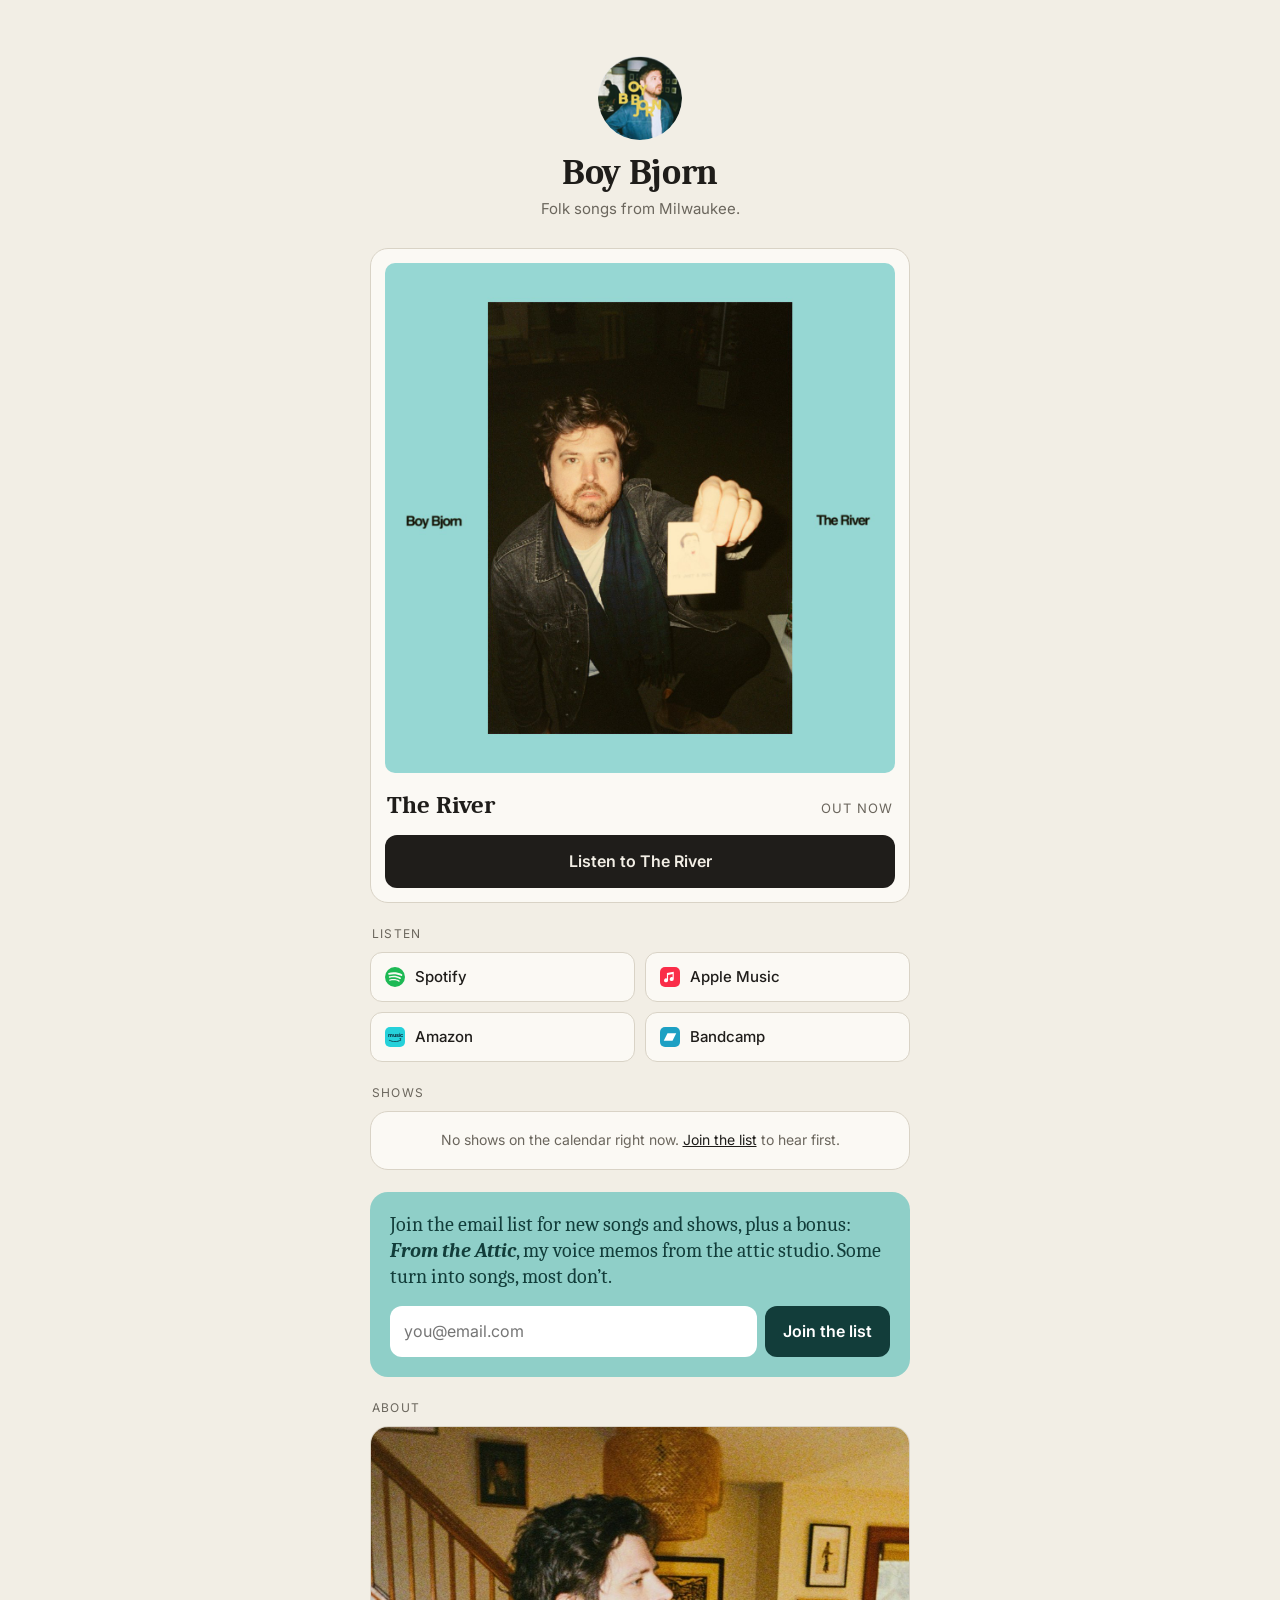
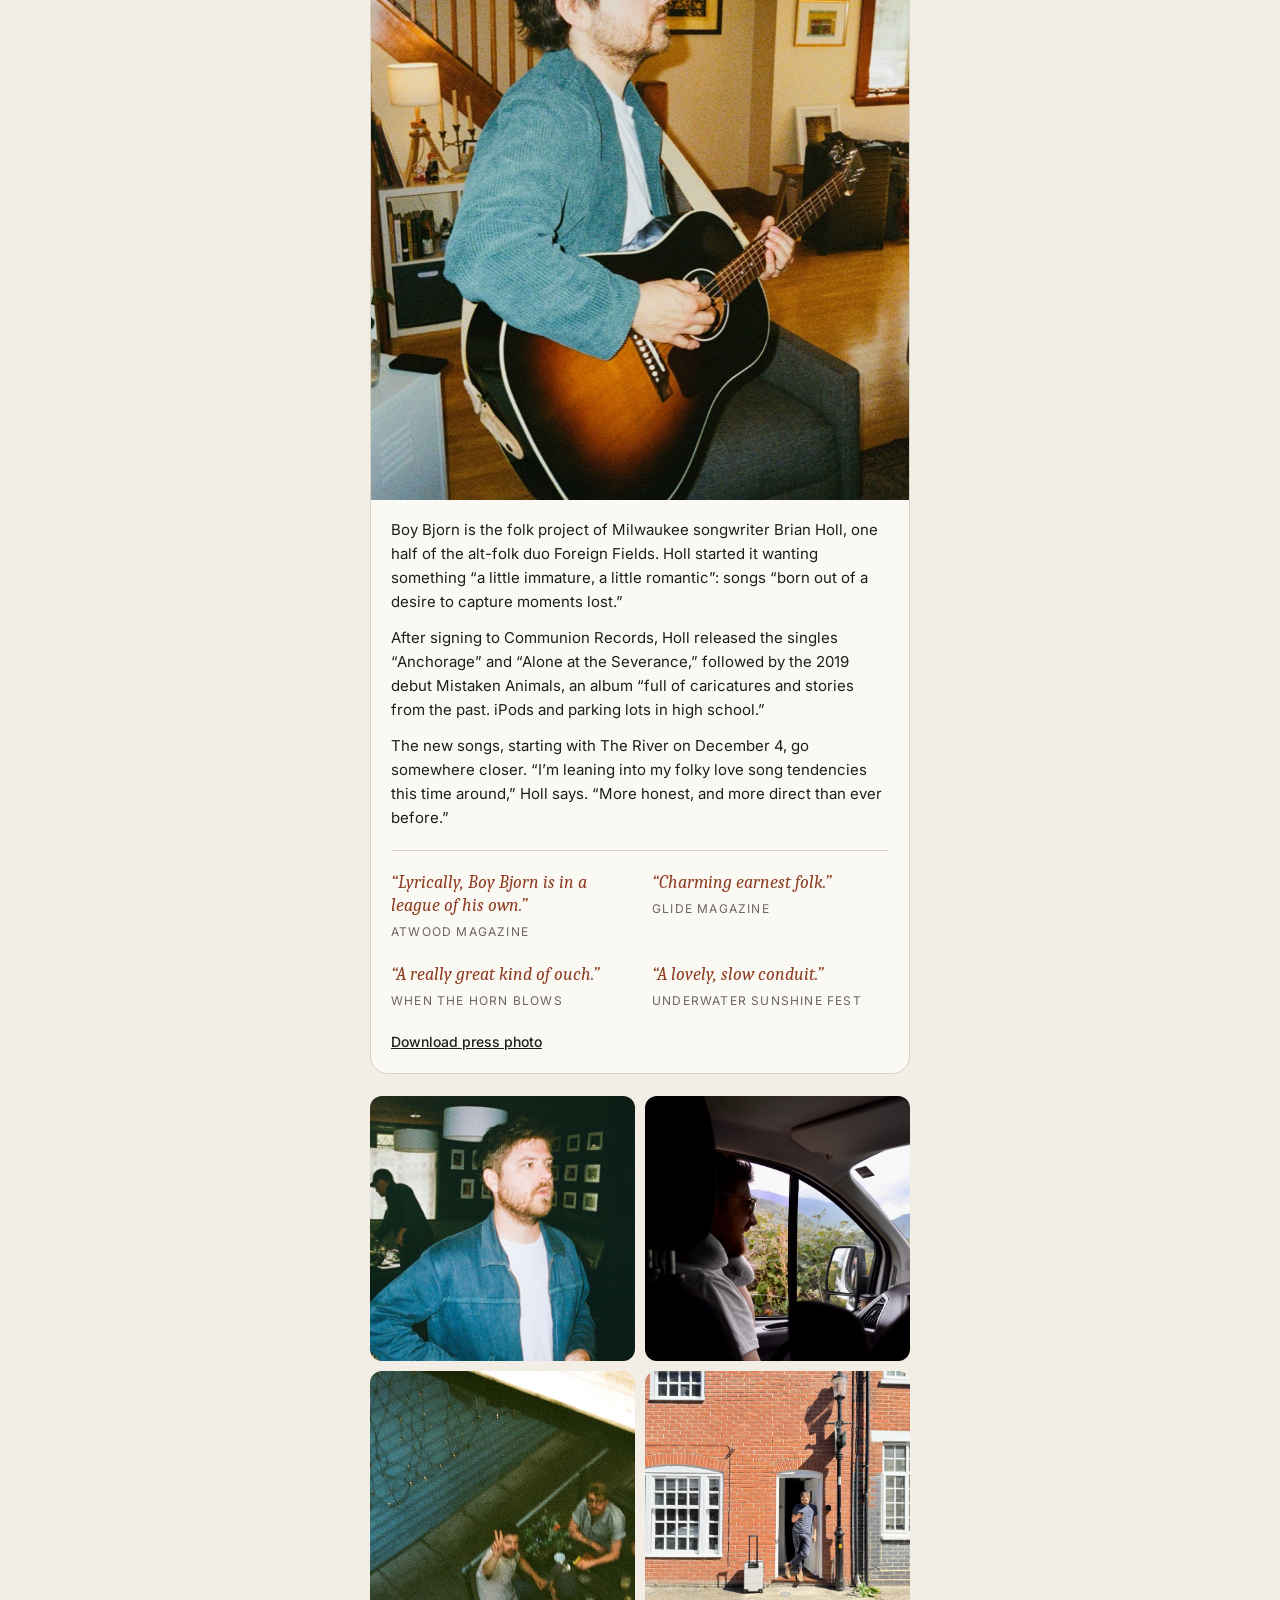
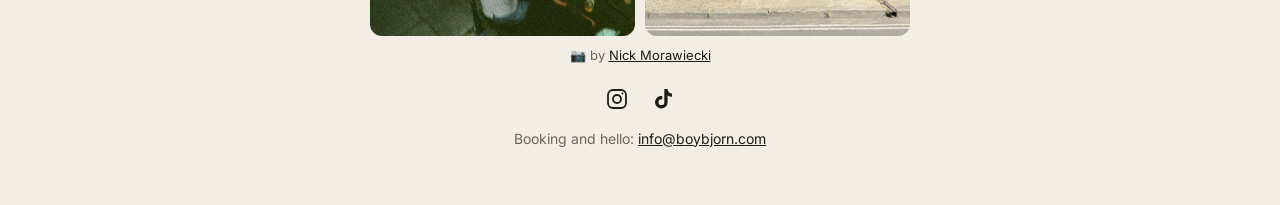
<file: index.html>
<!doctype html>
<html lang="en">
<head>
<meta charset="utf-8">
<meta name="viewport" content="width=device-width, initial-scale=1">
<title>Boy Bjorn</title>
<meta name="description" content="Folk songs from Milwaukee. New song The River, out December 4.">
<meta property="og:title" content="Boy Bjorn">
<meta property="og:description" content="Folk songs from Milwaukee. The River, out December 4.">
<meta property="og:image" content="https://boybjorn.com/cover.jpg">
<meta property="og:url" content="https://boybjorn.com">
<meta name="twitter:card" content="summary_large_image">
<link rel="icon" href="favicon.svg" type="image/svg+xml">
<link rel="icon" href="favicon-32.png" type="image/png" sizes="32x32">
<link rel="apple-touch-icon" href="apple-touch-icon.png">
<meta name="theme-color" content="#f2eee5">
<link rel="preconnect" href="https://fonts.googleapis.com">
<link rel="preconnect" href="https://fonts.gstatic.com" crossorigin>
<link href="https://fonts.googleapis.com/css2?family=Caladea:ital,wght@0,400;0,700;1,400&family=Inter:wght@400;500;600&display=swap" rel="stylesheet">
<link rel="stylesheet" href="/radio.css">
<style>
  :root{
    --paper:#f2eee5; --ink:#1f1d1a; --soft:#6b665d; --line:#d9d3c6;
    --river:#8fcfc8; --river-ink:#123d3a; --card:#fbf9f4; --quote:#8e3d22;
  }
  *{box-sizing:border-box;margin:0;padding:0}
  html{-webkit-text-size-adjust:100%}
  body{background:var(--paper);color:var(--ink);font-family:Inter,system-ui,-apple-system,sans-serif;line-height:1.45;min-height:100vh;display:flex;justify-content:center}
  main{width:100%;max-width:580px;padding:40px 20px 56px}
  @media (min-width:600px){ main{padding-top:56px} }
  header{text-align:center;margin-bottom:28px}
  .avatar{width:84px;height:84px;border-radius:50%;object-fit:cover;display:block;margin:0 auto 14px;background:var(--line)}
  h1{font-family:Caladea,Georgia,serif;font-weight:700;font-size:36px;letter-spacing:-.01em;line-height:1.05}
  .tag{color:var(--soft);font-size:15px;margin-top:6px}

  .feature{background:var(--card);border:1px solid var(--line);border-radius:18px;padding:14px;margin-bottom:22px}
  .cover{width:100%;aspect-ratio:1/1;border-radius:10px;object-fit:cover;display:block;background:var(--river)}
  .cover-fallback{width:100%;aspect-ratio:1/1;border-radius:10px;background:var(--river);display:none;align-items:center;justify-content:center;font-family:Caladea,Georgia,serif;font-size:40px;color:var(--river-ink)}
  .meta{display:flex;justify-content:space-between;align-items:baseline;margin:14px 2px 12px}
  .meta h2{font-family:Caladea,Georgia,serif;font-weight:700;font-size:25px}
  .meta span{font-size:13px;color:var(--soft);text-transform:uppercase;letter-spacing:.08em}
  .btn{display:flex;align-items:center;justify-content:center;gap:10px;width:100%;padding:15px 18px;border-radius:12px;text-decoration:none;font-weight:600;font-size:16px;transition:transform .08s ease, opacity .15s}
  .btn:active{transform:scale(.985)}
  .primary{background:var(--ink);color:var(--paper)}
  .primary:hover{opacity:.9}


  .label{font-size:12px;text-transform:uppercase;letter-spacing:.1em;color:var(--soft);margin:0 2px 10px}
  .grid{display:grid;grid-template-columns:1fr 1fr;gap:10px;margin-bottom:22px}
  .chip{display:flex;align-items:center;gap:10px;padding:13px 14px;border:1px solid var(--line);background:var(--card);border-radius:12px;color:var(--ink);text-decoration:none;font-weight:500;font-size:15px}
  .chip:hover{border-color:var(--ink)}
  .chip svg{width:20px;height:20px;flex:none}

  .list{background:var(--river);color:var(--river-ink);border-radius:18px;padding:20px;margin-bottom:22px}
  .list h3{font-family:Caladea,Georgia,serif;font-weight:700;font-size:22px;line-height:1.15;margin-bottom:4px}
  .list p{font-size:14px;margin-bottom:14px;opacity:.85}
  .list .lead{font-family:Caladea,Georgia,serif;font-size:20px;line-height:1.3;opacity:1;margin-bottom:16px}
  .list .lead em{font-style:italic;font-weight:700}
  .list .btn{background:var(--river-ink);color:#fff}

  .section{margin-bottom:22px}

  .video{position:relative;display:block;width:100%;aspect-ratio:16/9;border:0;padding:0;border-radius:14px;overflow:hidden;background:var(--ink);cursor:pointer}
  .video img{width:100%;height:100%;object-fit:cover;display:block;opacity:.88}
  .video .play{position:absolute;inset:0;margin:auto;width:66px;height:46px;border-radius:14px;background:rgba(31,29,26,.82);display:flex;align-items:center;justify-content:center}
  .video:hover .play{background:var(--ink)}
  .video iframe{width:100%;height:100%;border:0;display:block}

  .shows{background:var(--card);border:1px solid var(--line);border-radius:18px;overflow:hidden}
  .show{display:flex;align-items:center;gap:14px;padding:14px 16px;border-top:1px solid var(--line)}
  .show:first-child{border-top:0}
  .date{flex:none;width:44px;text-align:center;line-height:1}
  .date .m{display:block;font-size:11px;font-weight:600;text-transform:uppercase;letter-spacing:.1em;color:var(--soft);margin-bottom:5px}
  .date .d{display:block;font-family:Caladea,Georgia,serif;font-weight:700;font-size:26px}
  .where{flex:1;min-width:0}
  .where b{display:block;font-weight:600;font-size:15px;line-height:1.3;overflow-wrap:anywhere}
  .where span{display:block;font-size:13px;color:var(--soft);margin-top:2px}
  .tix{flex:none;font-size:13px;font-weight:600;padding:8px 13px;border-radius:999px;border:1px solid var(--ink);color:var(--ink);text-decoration:none}
  .tix:hover{background:var(--ink);color:var(--paper)}
  .tix.off{border-color:var(--line);color:var(--soft)}
  .empty{padding:18px 16px;font-size:14px;color:var(--soft);text-align:center}
  .empty a{color:var(--ink)}

  .merch{display:grid;grid-template-columns:1fr 1fr;gap:10px}
  .item{display:block;background:var(--card);border:1px solid var(--line);border-radius:12px;padding:8px 8px 10px;text-decoration:none;color:var(--ink)}
  .item:hover{border-color:var(--ink)}
  .item img{width:100%;aspect-ratio:1/1;object-fit:cover;border-radius:8px;display:block;background:var(--line)}
  .item b{display:block;font-weight:500;font-size:14px;margin:9px 2px 0}
  .item span{display:block;font-size:13px;color:var(--soft);margin:1px 2px 0}
  .more{display:block;text-align:center;font-size:14px;font-weight:500;color:var(--ink);margin-top:12px}

  .signup{display:flex;gap:8px}
  .signup input[type=email]{flex:1;min-width:0;padding:14px;border:0;border-radius:12px;background:#fff;color:var(--ink);font:inherit;font-size:16px}
  .signup input[type=email]:focus{outline:2px solid var(--river-ink);outline-offset:1px}
  .list .signup .btn{width:auto;flex:none;border:0;cursor:pointer;font-family:inherit}
  .list .signup .btn:disabled{opacity:.6;cursor:default}
  .hp,.sr{position:absolute!important;width:1px;height:1px;overflow:hidden;clip:rect(0 0 0 0);white-space:nowrap}
  .list .form-msg{font-size:15px;font-weight:600;margin:10px 0 0;opacity:1}
  .list .form-msg a{color:inherit}
  .list form.hidden + .form-msg{margin-top:0}

  .about{background:var(--card);border:1px solid var(--line);border-radius:18px;padding:20px}
  .about p{font-size:15px;line-height:1.6}
  #bio p + p{margin-top:12px}
  .about-photo{display:block;width:calc(100% + 40px);margin:-20px -20px 18px;aspect-ratio:4/5;object-fit:cover;object-position:center 30%;border-radius:17px 17px 0 0;background:var(--line)}
  .photos{display:grid;grid-template-columns:1fr 1fr;gap:10px}
  .photo{display:block;border-radius:12px;overflow:hidden;background:var(--line)}
  .photo img{display:block;width:100%;aspect-ratio:1/1;object-fit:cover;transition:transform .3s ease}
  .photo:hover img{transform:scale(1.03)}
  .credit{font-size:13px;color:var(--soft);text-align:center;margin-top:10px}
  .credit a{color:var(--ink)}
  .quotes{display:grid;grid-template-columns:1fr 1fr;align-items:start;gap:22px 24px;margin-top:20px;padding-top:20px;border-top:1px solid var(--line)}
  .quotes:empty{display:none}
  .about .quotes + a{margin-top:22px}
  blockquote p{font-family:Caladea,Georgia,serif;font-style:italic;font-size:18px!important;line-height:1.3!important;color:var(--quote)}
  @media (max-width:420px){ .quotes{gap:16px 14px} blockquote p{font-size:16px!important} }
  blockquote cite{display:block;font-style:normal;font-size:12px;text-transform:uppercase;letter-spacing:.1em;color:var(--soft);margin-top:6px}
  .about a{display:inline-block;margin-top:12px;font-size:14px;font-weight:500;color:var(--ink)}

  footer{text-align:center}
  .social{display:flex;justify-content:center;gap:22px;margin:6px 0 18px}
  .social a{color:var(--ink);display:inline-flex}
  .social svg{width:24px;height:24px}
  .mail{font-size:14px;color:var(--soft)}
  .mail a{color:var(--ink)}
  .hidden{display:none!important}
</style>

<!-- Meta pixel: paste the Pixel ID from Events Manager into PIXEL_ID below. Leave empty to turn tracking off. -->
<script>
  window.BB = {
    PIXEL_ID: "514979485964352",
    RELEASE: "2026-12-04T00:00:00-06:00",
    LINKS: {
      presave:  "https://distrokid.com/hyperfollow/boybjorn/the-river", // DistroKid HyperFollow link for The River
      river:    "#",                                   // Spotify link to The River (live on Dec 4)
      spotify:  "https://open.spotify.com/artist/2qfpz8vJJMRopufkA7RjOU",
      apple:    "https://music.apple.com/us/artist/boy-bjorn/1254162109",
      amazon:   "https://music.amazon.com/artists/B073SJ7P5S/boy-bjorn",
      bandcamp: "https://boybjorn.bandcamp.com",
      youtube:  "",                                    // add once the channel exists
      instagram:"https://www.instagram.com/boybjorn",
      tiktok:   "https://www.tiktok.com/@boy.bjorn?_r=1&_t=ZP-9BSiq63QbSZ",
      email:    "info@boybjorn.com",
      store:    ""                                     // merch store, e.g. https://boybjorn.bandcamp.com/merch
    },

    // Shows: one line per show, any order. Past dates drop off on their own.
    // { date: "2026-12-12", venue: "Cactus Club", city: "Milwaukee, WI", tickets: "https://...", note: "w/ Friend Band", soldout: false },
    SHOWS: [
    ],

    // Merch cards (link to the item in your store). Leave empty to hide the section.
    // { name: "The River tee", price: "$25", image: "https://f4.bcbits.com/img/....jpg", url: "https://boybjorn.bandcamp.com/merch/..." },
    MERCH: [
    ],

    // Boy Bjorn Radio: plays a 1-minute preview of The River first (until release day), then shuffled previews of every released song
    RADIO: { preview: "/audio/the-river-preview.m4a", appleArtistId: "1254162109" },
    VIDEO: "",        // YouTube link for a video to feature, e.g. https://www.youtube.com/watch?v=XXXXXXXXXXX
    // About: one string per paragraph. Leave empty [] to hide the section.
    BIO: [
      "Boy Bjorn is the folk project of Milwaukee songwriter Brian Holl, one half of the alt-folk duo Foreign Fields. Holl started it wanting something “a little immature, a little romantic”: songs “born out of a desire to capture moments lost.”",
      "After signing to Communion Records, Holl released the singles “Anchorage” and “Alone at the Severance,” followed by the 2019 debut Mistaken Animals, an album “full of caricatures and stories from the past. iPods and parking lots in high school.”",
      "The new songs, starting with The River on December 4, go somewhere closer. “I’m leaning into my folky love song tendencies this time around,” Holl says. “More honest, and more direct than ever before.”"
    ],
    // Press quotes shown under the bio
    PRESS: [
      { quote: "Lyrically, Boy Bjorn is in a league of his own.", source: "Atwood Magazine" },
      { quote: "Charming earnest folk.", source: "Glide Magazine" },
      { quote: "A really great kind of ouch.", source: "When the Horn Blows" },
      { quote: "A lovely, slow conduit.", source: "Underwater Sunshine Fest" }
    ],
    ABOUT_PHOTO: "guitar.jpg",
    // Photo grid under About. pos = which part to keep when cropped square (e.g. "left", "center", "30% 50%")
    PHOTOS: [
      { src: "denim.jpg", alt: "Brian Holl in a denim jacket", pos: "58% 50%" },
      { src: "van.jpg",   alt: "On the road in the van",        pos: "left" },
      { src: "film.jpg",  alt: "Waving from a patio table",     pos: "center" },
      { src: "street.jpg",alt: "In a doorway on a brick street",pos: "center 60%" }
    ],
    PRESS_PHOTO: "press-photo.jpg"   // high-res press photo for venues and blogs
  };
  if (BB.PIXEL_ID) {
    !function(f,b,e,v,n,t,s){if(f.fbq)return;n=f.fbq=function(){n.callMethod?n.callMethod.apply(n,arguments):n.queue.push(arguments)};if(!f._fbq)f._fbq=n;n.push=n;n.loaded=!0;n.version='2.0';n.queue=[];t=b.createElement(e);t.async=!0;t.src=v;s=b.getElementsByTagName(e)[0];s.parentNode.insertBefore(t,s)}(window,document,'script','https://connect.facebook.net/en_US/fbevents.js');
    fbq('init', BB.PIXEL_ID); fbq('track', 'PageView');
  }
</script>
</head>
<body>
<main>
  <header>
    <img class="avatar" src="photo.jpg" alt="Boy Bjorn" onerror="this.style.visibility='hidden'">
    <h1>Boy Bjorn</h1>
    <p class="tag">Folk songs from Milwaukee.</p>
  </header>

  <section class="feature">
    <img class="cover" src="cover.jpg" alt="The River cover art" onerror="this.style.display='none';this.nextElementSibling.style.display='flex'">
    <div class="cover-fallback">The River</div>
    <div class="meta">
      <h2>The River</h2>
      <span id="status">Out Dec 4</span>
    </div>
    <a id="main-btn" class="btn primary" data-track="presave" href="#">Pre-save on Spotify</a>
  </section>

  <section class="radio hidden" id="radio" aria-label="Boy Bjorn Radio"></section>

  <section class="section hidden" id="video-wrap">
    <p class="label">Watch</p>
    <div id="video"></div>
  </section>

  <p class="label">Listen</p>
  <div class="grid" id="listen">
    <a class="chip" data-key="spotify" data-track="spotify">
      <svg viewBox="0 0 24 24" fill="#1DB954"><path d="M12 0a12 12 0 1 0 0 24 12 12 0 0 0 0-24zm5.5 17.3a.75.75 0 0 1-1 .25c-2.8-1.7-6.3-2.1-10.5-1.1a.75.75 0 1 1-.33-1.46c4.6-1.05 8.5-.6 11.6 1.3.36.22.47.69.25 1zm1.47-3.27a.94.94 0 0 1-1.29.31c-3.2-1.97-8.08-2.54-11.87-1.39a.94.94 0 1 1-.54-1.8c4.33-1.31 9.71-.68 13.4 1.59.44.27.58.85.3 1.29zm.13-3.4C15.24 8.34 8.88 8.13 5.2 9.25a1.12 1.12 0 1 1-.65-2.15c4.22-1.28 11.24-1.03 15.67 1.6a1.12 1.12 0 1 1-1.14 1.93z"/></svg>Spotify</a>
    <a class="chip" data-key="apple" data-track="apple">
      <svg viewBox="0 0 24 24"><rect width="24" height="24" rx="6" fill="#FA2D48"/><path fill="#fff" d="M16.5 5.6v8.9a2.4 2.4 0 1 1-1.4-2.2V8.4l-5.4 1.2v6.3a2.4 2.4 0 1 1-1.4-2.2V7.1z"/></svg>Apple Music</a>
    <a class="chip" data-key="amazon" data-track="amazon">
      <svg viewBox="0 0 24 24"><rect width="24" height="24" rx="6" fill="#25D1DA"/><path fill="#0b2a3a" d="M5 15.2c3.9 2.3 9.6 2.4 14 0l.5.8c-4.6 2.8-10.6 2.6-15 0zm11.9-1.4 2.5-.3-.2 2.4-.7-.9z"/><text x="12" y="12" font-family="Inter,Arial" font-size="6.5" font-weight="700" text-anchor="middle" fill="#0b2a3a">music</text></svg>Amazon</a>
    <a class="chip" data-key="bandcamp" data-track="bandcamp">
      <svg viewBox="0 0 24 24"><rect width="24" height="24" rx="6" fill="#1DA0C3"/><path fill="#fff" d="M4.5 16.5 9 7.5h10.5L15 16.5z"/></svg>Bandcamp</a>
    <a class="chip" data-key="youtube" data-track="youtube">
      <svg viewBox="0 0 24 24"><rect y="4" width="24" height="16" rx="5" fill="#FF0000"/><path fill="#fff" d="M10 8.5v7l6-3.5z"/></svg>YouTube</a>
  </div>

  <section class="section" id="shows-wrap">
    <p class="label">Shows</p>
    <div class="shows" id="shows"></div>
  </section>

  <section class="section hidden" id="merch-wrap">
    <p class="label">Merch</p>
    <div class="merch" id="merch"></div>
    <a class="more hidden" id="merch-more" data-track="merch-store">Shop all merch</a>
  </section>

  <section class="list" id="list">
    <p class="lead">Join the email list for new songs and shows, plus a bonus: <em>From the Attic</em>, my voice memos from the attic studio. Some turn into songs, most don’t.</p>
    <form class="signup" action="https://app.kit.com/forms/10198948/subscriptions" method="post">
      <p class="hp"><label>Leave this empty <input name="company" tabindex="-1" autocomplete="off"></label></p>
      <label class="sr" for="list-email">Email address</label>
      <input id="list-email" type="email" name="email_address" placeholder="you@email.com" autocomplete="email" required>
      <button class="btn" type="submit">Join the list</button>
    </form>
    <p class="form-msg hidden" id="form-msg" role="status"></p>
  </section>

  <section class="section hidden" id="about-wrap">
    <p class="label">About</p>
    <div class="about">
      <img class="about-photo hidden" id="about-photo" alt="Brian Holl playing acoustic guitar at home" loading="lazy">
      <div id="bio"></div>
      <div class="quotes" id="quotes"></div>
      <a id="press" class="hidden" data-track="press-photo">Download press photo</a>
    </div>
  </section>

  <section class="section hidden" id="photos-wrap" aria-label="Photos">
    <div class="photos" id="photos"></div>
    <p class="credit">📷 by <a href="https://www.nickmorawiecki.com" target="_blank" rel="noopener">Nick Morawiecki</a></p>
  </section>

  <footer>
    <div class="social">
      <a data-key="instagram" aria-label="Instagram"><svg viewBox="0 0 24 24" fill="none" stroke="currentColor" stroke-width="1.8"><rect x="3" y="3" width="18" height="18" rx="5"/><circle cx="12" cy="12" r="4"/><circle cx="17.5" cy="6.5" r="1" fill="currentColor" stroke="none"/></svg></a>
      <a data-key="tiktok" aria-label="TikTok"><svg viewBox="0 0 24 24" fill="currentColor"><path d="M16.6 2h-3.3v13.2a2.9 2.9 0 1 1-2.9-2.9c.3 0 .6 0 .9.1V9a6.3 6.3 0 1 0 5.3 6.2V8.4a7.6 7.6 0 0 0 4.4 1.4V6.5A4.4 4.4 0 0 1 16.6 2z"/></svg></a>
      <a data-key="youtube" aria-label="YouTube"><svg viewBox="0 0 24 24" fill="currentColor"><path d="M23 7.2a3 3 0 0 0-2.1-2.1C19 4.6 12 4.6 12 4.6s-7 0-8.9.5A3 3 0 0 0 1 7.2 31 31 0 0 0 .5 12a31 31 0 0 0 .5 4.8 3 3 0 0 0 2.1 2.1c1.9.5 8.9.5 8.9.5s7 0 8.9-.5a3 3 0 0 0 2.1-2.1 31 31 0 0 0 .5-4.8 31 31 0 0 0-.5-4.8zM9.7 15.1V8.9l5.8 3.1z"/></svg></a>
    </div>
    <p class="mail">Booking and hello: <a id="mail-link" href="#"></a></p>
  </footer>
</main>

<script>
(function(){
  var L = BB.LINKS, out = new Date() >= new Date(BB.RELEASE);
  // Main button: pre-save before release, listen after
  var main = document.getElementById('main-btn');
  if (out) {
    main.textContent = 'Listen to The River';
    main.href = (L.river && L.river !== '#') ? L.river : L.spotify;
    main.dataset.track = 'river';
    document.getElementById('status').textContent = 'Out now';
  } else {
    main.href = (L.presave && L.presave !== '#') ? L.presave : L.spotify;
  }
  // Fill links, hide any that are empty
  document.querySelectorAll('[data-key]').forEach(function(a){
    var url = L[a.dataset.key];
    if (!url) { a.classList.add('hidden'); return; }
    a.href = url; a.target = '_blank'; a.rel = 'noopener';
  });
  var mail = document.getElementById('mail-link');
  mail.href = 'mailto:' + L.email; mail.textContent = L.email;

  function el(tag, cls, text){ var e = document.createElement(tag); if (cls) e.className = cls; if (text != null) e.textContent = text; return e; }
  function ext(a, url){ a.href = url; a.target = '_blank'; a.rel = 'noopener'; }
  function show(id){ document.getElementById(id).classList.remove('hidden'); }

  // Video: click-to-play YouTube (nothing loads from YouTube until clicked)
  var vid = (BB.VIDEO || '').match(/(?:v=|youtu\.be\/|embed\/|shorts\/|live\/)([\w-]{11})/) || (/^[\w-]{11}$/.test(BB.VIDEO) && [0, BB.VIDEO]);
  if (vid) {
    var id = vid[1], box = document.getElementById('video'), btn = el('button', 'video');
    btn.type = 'button'; btn.setAttribute('aria-label', 'Play video');
    var thumb = el('img'); thumb.src = 'https://i.ytimg.com/vi/' + id + '/hqdefault.jpg'; thumb.alt = ''; thumb.loading = 'lazy';
    var play = el('span', 'play'); play.innerHTML = '<svg width="22" height="22" viewBox="0 0 24 24" fill="#fff"><path d="M8 5v14l11-7z"/></svg>';
    btn.appendChild(thumb); btn.appendChild(play);
    btn.addEventListener('click', function(){
      var f = el('iframe'); f.src = 'https://www.youtube-nocookie.com/embed/' + id + '?autoplay=1&rel=0';
      f.allow = 'autoplay; encrypted-media; picture-in-picture; fullscreen'; f.allowFullscreen = true; f.title = 'Boy Bjorn video';
      var wrap = el('div', 'video'); wrap.appendChild(f); box.replaceChild(wrap, btn);
      if (window.fbq) fbq('trackCustom', 'VideoPlay');
    });
    box.appendChild(btn); show('video-wrap');
  }

  // Shows: upcoming only, soonest first
  var MONTHS = ['Jan','Feb','Mar','Apr','May','Jun','Jul','Aug','Sep','Oct','Nov','Dec'];
  var today = new Date(); today.setHours(0,0,0,0);
  var shows = (BB.SHOWS || []).map(function(s){ var p = String(s.date).split('-'); return { s: s, d: new Date(+p[0], p[1] - 1, +p[2]) }; })
    .filter(function(x){ return !isNaN(x.d) && x.d >= today; })
    .sort(function(a, b){ return a.d - b.d; });
  var list = document.getElementById('shows');
  if (!shows.length) {
    var none = el('p', 'empty', 'No shows on the calendar right now. ');
    var join = el('a', null, 'Join the list'); join.href = '#list';
    none.appendChild(join); none.appendChild(document.createTextNode(' to hear first.'));
    list.appendChild(none);
  }
  shows.forEach(function(x){
    var s = x.s, row = el('div', 'show'), d = el('div', 'date'), w = el('div', 'where');
    d.appendChild(el('span', 'm', MONTHS[x.d.getMonth()])); d.appendChild(el('span', 'd', x.d.getDate()));
    w.appendChild(el('b', null, s.venue || 'TBA')); w.appendChild(el('span', null, [s.city, s.note].filter(Boolean).join(' · ')));
    row.appendChild(d); row.appendChild(w);
    if (s.soldout) row.appendChild(el('span', 'tix off', 'Sold out'));
    else if (s.tickets) { var t = el('a', 'tix', 'Tickets'); ext(t, s.tickets); t.dataset.track = 'tickets'; row.appendChild(t); }
    list.appendChild(row);
  });

  // Merch cards
  var merch = BB.MERCH || [], grid = document.getElementById('merch');
  merch.forEach(function(m){
    var a = el('a', 'item'); ext(a, m.url || L.store); a.dataset.track = 'merch';
    var img = el('img'); img.src = m.image; img.alt = m.name; img.loading = 'lazy';
    a.appendChild(img); a.appendChild(el('b', null, m.name)); if (m.price) a.appendChild(el('span', null, m.price));
    grid.appendChild(a);
  });
  if (merch.length) {
    show('merch-wrap');
    if (L.store) { ext(document.getElementById('merch-more'), L.store); show('merch-more'); }
  }

  // About
  var bio = [].concat(BB.BIO || []).filter(Boolean), bioBox = document.getElementById('bio');
  bio.forEach(function(t){ bioBox.appendChild(el('p', null, t)); });
  var quotes = document.getElementById('quotes');
  (BB.PRESS || []).forEach(function(q){
    var b = el('blockquote'); b.appendChild(el('p', null, '“' + q.quote + '”')); b.appendChild(el('cite', null, q.source)); quotes.appendChild(b);
  });
  if (bio.length || (BB.PRESS || []).length) {
    show('about-wrap');
    if (BB.ABOUT_PHOTO) { var ap = document.getElementById('about-photo'); ap.src = BB.ABOUT_PHOTO; ap.classList.remove('hidden'); }
    if (BB.PRESS_PHOTO) { ext(document.getElementById('press'), BB.PRESS_PHOTO); show('press'); }
  }

  // Photo grid: square crops, tap to open full size
  var photos = BB.PHOTOS || [], pgrid = document.getElementById('photos');
  photos.forEach(function(p){
    var a = el('a', 'photo'); ext(a, p.src); a.dataset.track = 'photo';
    var img = el('img'); img.src = p.src; img.alt = p.alt || ''; img.loading = 'lazy'; if (p.pos) img.style.objectPosition = p.pos;
    a.appendChild(img); pgrid.appendChild(a);
  });
  if (photos.length) show('photos-wrap');

  // Email list: Kit form 10198948, submitted in place
  var form = document.querySelector('form.signup'), msg = document.getElementById('form-msg');
  function done(text){ form.classList.add('hidden'); msg.textContent = text; msg.classList.remove('hidden'); }
  form.addEventListener('submit', function(ev){
    ev.preventDefault();
    if (form.company.value) { done("You're in. Check your inbox to confirm."); return; } // honeypot: bots get a fake success
    var b = form.querySelector('button'); b.disabled = true; b.textContent = 'Joining…'; msg.classList.add('hidden');
    var data = new FormData(); data.append('email_address', form.email_address.value); data.append('referrer', location.href);
    fetch(form.action, { method: 'POST', body: data, headers: { Accept: 'application/json' } })
      .then(function(r){ if (!r.ok) throw new Error(r.status); return r.json(); })
      .then(function(j){
        if (j.status === 'success') {
          done("You're in. Check your inbox to confirm.");
          if (window.fbq) fbq('track', 'Lead');
        } else if (j.status === 'quarantined' && j.url) {
          // Kit wants a quick human check for this signup
          done('One more step: '); var a = el('a', null, 'confirm you’re not a robot'); ext(a, j.url); msg.appendChild(a); msg.appendChild(document.createTextNode('.'));
          if (window.fbq) fbq('track', 'Lead');
        } else {
          throw new Error((j.errors && j.errors.messages && j.errors.messages[0]) || 'error');
        }
      })
      .catch(function(){
        b.disabled = false; b.textContent = 'Join the list';
        msg.textContent = "That didn't go through. Check the address and try again, or email " + L.email + '.'; msg.classList.remove('hidden');
      });
  });

  // Meta pixel: count clicks to music services
  document.querySelectorAll('[data-track]').forEach(function(a){
    a.addEventListener('click', function(){
      if (window.fbq) {
        fbq('trackCustom', 'MusicClick', {service: a.dataset.track});
        if (['presave','river','spotify'].indexOf(a.dataset.track) > -1) fbq('trackCustom', 'SpotifyClick');
      }
    });
  });
})();
</script>
<script src="/radio.js" defer></script>
</body>
</html>
</file>
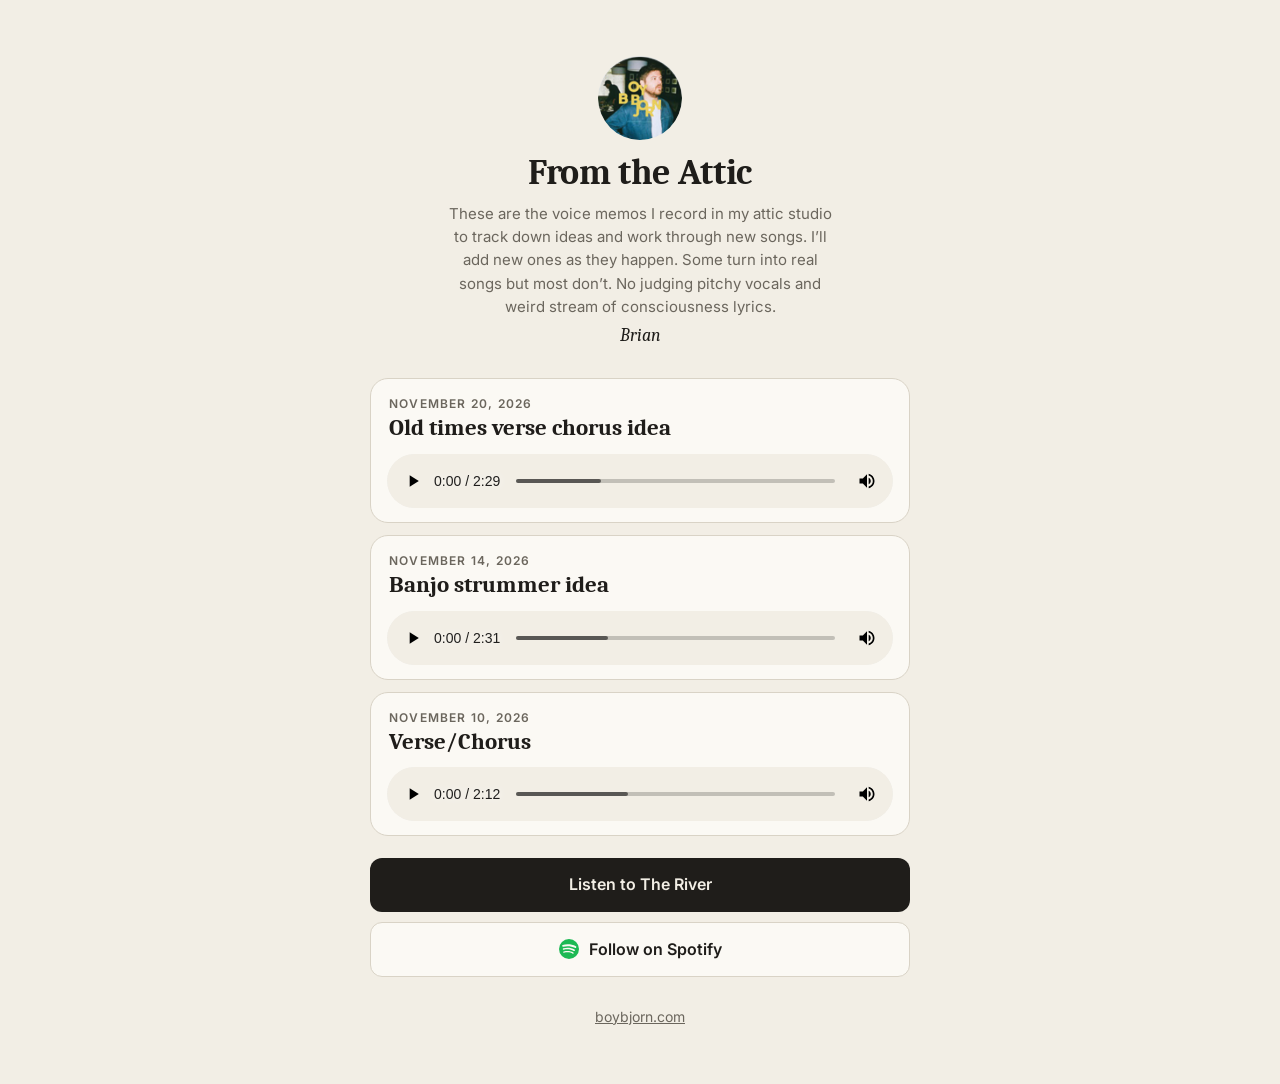
<file: memos/index.html>
<!doctype html>
<html lang="en">
<head>
<meta charset="utf-8">
<meta name="viewport" content="width=device-width, initial-scale=1">
<meta name="robots" content="noindex, nofollow">
<title>From the Attic · Boy Bjorn</title>
<link rel="icon" href="/favicon.svg" type="image/svg+xml">
<link rel="icon" href="/favicon-32.png" type="image/png" sizes="32x32">
<link rel="apple-touch-icon" href="/apple-touch-icon.png">
<meta name="theme-color" content="#f2eee5">
<link rel="preconnect" href="https://fonts.googleapis.com">
<link rel="preconnect" href="https://fonts.gstatic.com" crossorigin>
<link href="https://fonts.googleapis.com/css2?family=Caladea:ital,wght@0,400;0,700;1,400&family=Inter:wght@400;500;600&display=swap" rel="stylesheet">
<style>
  :root{
    --paper:#f2eee5; --ink:#1f1d1a; --soft:#6b665d; --line:#d9d3c6;
    --river:#8fcfc8; --river-ink:#123d3a; --card:#fbf9f4;
    color-scheme:light; accent-color:var(--river-ink);
  }
  *{box-sizing:border-box;margin:0;padding:0}
  html{-webkit-text-size-adjust:100%}
  body{background:var(--paper);color:var(--ink);font-family:Inter,system-ui,-apple-system,sans-serif;line-height:1.45;min-height:100vh;display:flex;justify-content:center}
  main{width:100%;max-width:580px;padding:40px 20px 56px}
  @media (min-width:600px){ main{padding-top:56px} }
  header{text-align:center;margin-bottom:28px}
  .avatar{width:84px;height:84px;border-radius:50%;object-fit:cover;display:block;margin:0 auto 14px;background:var(--line)}
  .home{display:block;width:84px;margin:0 auto 14px;border-radius:50%}
  .home .avatar{margin:0;transition:transform .15s ease}
  .home:hover .avatar{transform:scale(1.04)}
  h1{font-family:Caladea,Georgia,serif;font-weight:700;font-size:36px;letter-spacing:-.01em;line-height:1.05}
  .note{color:var(--soft);font-size:15px;line-height:1.55;margin:10px auto 0;max-width:400px}
  .note .sig{display:block;margin-top:4px;font-family:Caladea,Georgia,serif;font-style:italic;font-size:18px;color:var(--ink)}

  .memos{display:grid;gap:12px;margin-bottom:22px}
  .memo{background:var(--card);border:1px solid var(--line);border-radius:18px;padding:16px 16px 14px}
  .memo-head{margin:0 2px 12px}
  .memo-head time{display:block;font-size:12px;font-weight:600;text-transform:uppercase;letter-spacing:.1em;color:var(--soft);margin-bottom:3px}
  .memo-head h2{font-family:Caladea,Georgia,serif;font-weight:700;font-size:23px;line-height:1.15;overflow-wrap:anywhere}
  .memo-head p{font-size:14px;color:var(--soft);line-height:1.5;margin-top:4px}
  .memo.new{border-color:var(--river-ink)}
  .memo .badge{display:inline-block;vertical-align:middle;margin-left:8px;font-family:Inter,system-ui,sans-serif;font-size:10px;font-weight:600;letter-spacing:.1em;text-transform:uppercase;background:var(--river);color:var(--river-ink);padding:3px 7px;border-radius:999px}
  .memo audio{display:block;width:100%;height:54px;border-radius:999px;background:var(--paper)}
  .memo audio::-webkit-media-controls-panel{background:var(--paper)}
  .empty{background:var(--card);border:1px solid var(--line);border-radius:18px;padding:22px 18px;text-align:center;font-size:15px;color:var(--soft)}

  .btn{display:flex;align-items:center;justify-content:center;gap:10px;width:100%;min-height:52px;padding:15px 18px;border-radius:12px;text-decoration:none;font-weight:600;font-size:16px;transition:transform .08s ease, opacity .15s}
  .btn:active{transform:scale(.985)}
  .btn svg{width:20px;height:20px;flex:none}
  .primary{background:var(--ink);color:var(--paper)}
  .primary:hover{opacity:.9}
  .outline{background:var(--card);color:var(--ink);border:1px solid var(--line)}
  .outline:hover{border-color:var(--ink)}
  .actions{display:grid;gap:10px}

  footer{text-align:center;margin-top:28px}
  footer a{font-size:14px;color:var(--soft)}
  .hidden{display:none!important}
</style>

<script>
  window.BB = {
    PIXEL_ID: "514979485964352",
    RELEASE: "2026-12-04T00:00:00-06:00",
    // Same links as the homepage (index.html). Update both if one changes.
    LINKS: {
      presave: "https://distrokid.com/hyperfollow/boybjorn/the-river",
      river:   "#",
      spotify: "https://open.spotify.com/artist/2qfpz8vJJMRopufkA7RjOU"
    },
    // The memo list lives in memos.json (one line per memo); it's sorted newest first on the page.
    DATA: "memos.json"
  };
  if (BB.PIXEL_ID) {
    !function(f,b,e,v,n,t,s){if(f.fbq)return;n=f.fbq=function(){n.callMethod?n.callMethod.apply(n,arguments):n.queue.push(arguments)};if(!f._fbq)f._fbq=n;n.push=n;n.loaded=!0;n.version='2.0';n.queue=[];t=b.createElement(e);t.async=!0;t.src=v;s=b.getElementsByTagName(e)[0];s.parentNode.insertBefore(t,s)}(window,document,'script','https://connect.facebook.net/en_US/fbevents.js');
    fbq('init', BB.PIXEL_ID); fbq('track', 'PageView');
    // Count a subscriber's first visit once, not every return visit
    try { if (!localStorage.getItem('bb-attic')) { fbq('track', 'CompleteRegistration'); localStorage.setItem('bb-attic', '1'); } } catch (e) { fbq('track', 'CompleteRegistration'); }
  }
</script>
</head>
<body>
<main>
  <header>
    <a href="/" class="home" aria-label="Boy Bjorn home"><img class="avatar" src="/photo.jpg" alt="Boy Bjorn" onerror="this.style.visibility='hidden'"></a>
    <h1>From the Attic</h1>
    <p class="note">These are the voice memos I record in my attic studio to track down ideas and work through new songs. I’ll add new ones as they happen. Some turn into real songs but most don’t. No judging pitchy vocals and weird stream of consciousness lyrics.<span class="sig">Brian</span></p>
  </header>

  <section class="memos" id="memos"></section>

  <div class="actions">
    <a id="presave" class="btn primary hidden" data-track="presave">Pre-save The River (Dec 4)</a>
    <a id="spotify" class="btn outline hidden" data-track="spotify">
      <svg viewBox="0 0 24 24" fill="#1DB954"><path d="M12 0a12 12 0 1 0 0 24 12 12 0 0 0 0-24zm5.5 17.3a.75.75 0 0 1-1 .25c-2.8-1.7-6.3-2.1-10.5-1.1a.75.75 0 1 1-.33-1.46c4.6-1.05 8.5-.6 11.6 1.3.36.22.47.69.25 1zm1.47-3.27a.94.94 0 0 1-1.29.31c-3.2-1.97-8.08-2.54-11.87-1.39a.94.94 0 1 1-.54-1.8c4.33-1.31 9.71-.68 13.4 1.59.44.27.58.85.3 1.29zm.13-3.4C15.24 8.34 8.88 8.13 5.2 9.25a1.12 1.12 0 1 1-.65-2.15c4.22-1.28 11.24-1.03 15.67 1.6a1.12 1.12 0 1 1-1.14 1.93z"/></svg>Follow on Spotify</a>
  </div>

  <footer><a href="/">boybjorn.com</a></footer>
</main>

<script>
(function(){
  var L = BB.LINKS, out = new Date() >= new Date(BB.RELEASE);
  function el(tag, cls, text){ var e = document.createElement(tag); if (cls) e.className = cls; if (text != null) e.textContent = text; return e; }
  function ext(a, url){ a.href = url; a.target = '_blank'; a.rel = 'noopener'; a.classList.remove('hidden'); }

  // Memos from memos.json, newest first. Starting one pauses the others.
  var box = document.getElementById('memos'), players = [];
  var MONTHS = ['January','February','March','April','May','June','July','August','September','October','November','December'];
  function nice(d){ var p = String(d).split('-'); return MONTHS[+p[1] - 1] + ' ' + (+p[2]) + ', ' + p[0]; }
  fetch(BB.DATA, { cache: 'no-cache' })
    .then(function(r){ if (!r.ok) throw new Error(r.status); return r.json(); })
    .then(function(list){
      list = list.filter(function(m){ return m && m.file && /^\d{4}-\d{2}-\d{2}$/.test(m.date); })
                 .sort(function(a, b){ return a.date < b.date ? 1 : a.date > b.date ? -1 : 0; });
      if (!list.length) throw new Error('empty');
      var recent = Date.now() - 14 * 864e5;   // "New" badge for 2 weeks
      list.forEach(function(m){
        var card = el('article', 'memo'), head = el('div', 'memo-head'), t = el('time', null, nice(m.date));
        t.dateTime = m.date; head.appendChild(t);
        var h = el('h2', null, m.title || 'Untitled');
        if (new Date(m.date + 'T12:00:00') >= recent) { h.appendChild(el('span', 'badge', 'New')); card.classList.add('new'); }
        head.appendChild(h);
        if (m.note && !/^todo/i.test(m.note)) head.appendChild(el('p', null, m.note));   // notes starting with TODO stay hidden
        card.appendChild(head);
        var a = el('audio'); a.controls = true; a.preload = 'metadata'; a.src = 'audio/' + m.file;
        a.setAttribute('controlsList', 'nodownload noplaybackrate'); a.setAttribute('aria-label', m.title || 'Voice memo');
        a.addEventListener('play', function(){
          players.forEach(function(p){ if (p !== a) p.pause(); });
          if (window.fbq && !a.dataset.played) { a.dataset.played = 1; fbq('trackCustom', 'MemoPlay', {memo: m.title}); }
        });
        players.push(a); card.appendChild(a); box.appendChild(card);
      });
    })
    .catch(function(){ box.appendChild(el('p', 'empty', 'The first memos are on their way up from the attic. Check back soon.')); });

  // Pre-save before release (hidden if no link yet), listen after
  var pre = document.getElementById('presave');
  if (out) {
    pre.textContent = 'Listen to The River'; pre.dataset.track = 'river';
    ext(pre, (L.river && L.river !== '#') ? L.river : L.spotify);
  } else if (L.presave && L.presave !== '#') {
    ext(pre, L.presave);
  }
  if (L.spotify) ext(document.getElementById('spotify'), L.spotify);

  document.querySelectorAll('[data-track]').forEach(function(a){
    a.addEventListener('click', function(){
      if (window.fbq) { fbq('trackCustom', 'MusicClick', {service: a.dataset.track, page: 'memos'}); fbq('trackCustom', 'SpotifyClick'); }
    });
  });
})();
</script>
</body>
</html>
</file>
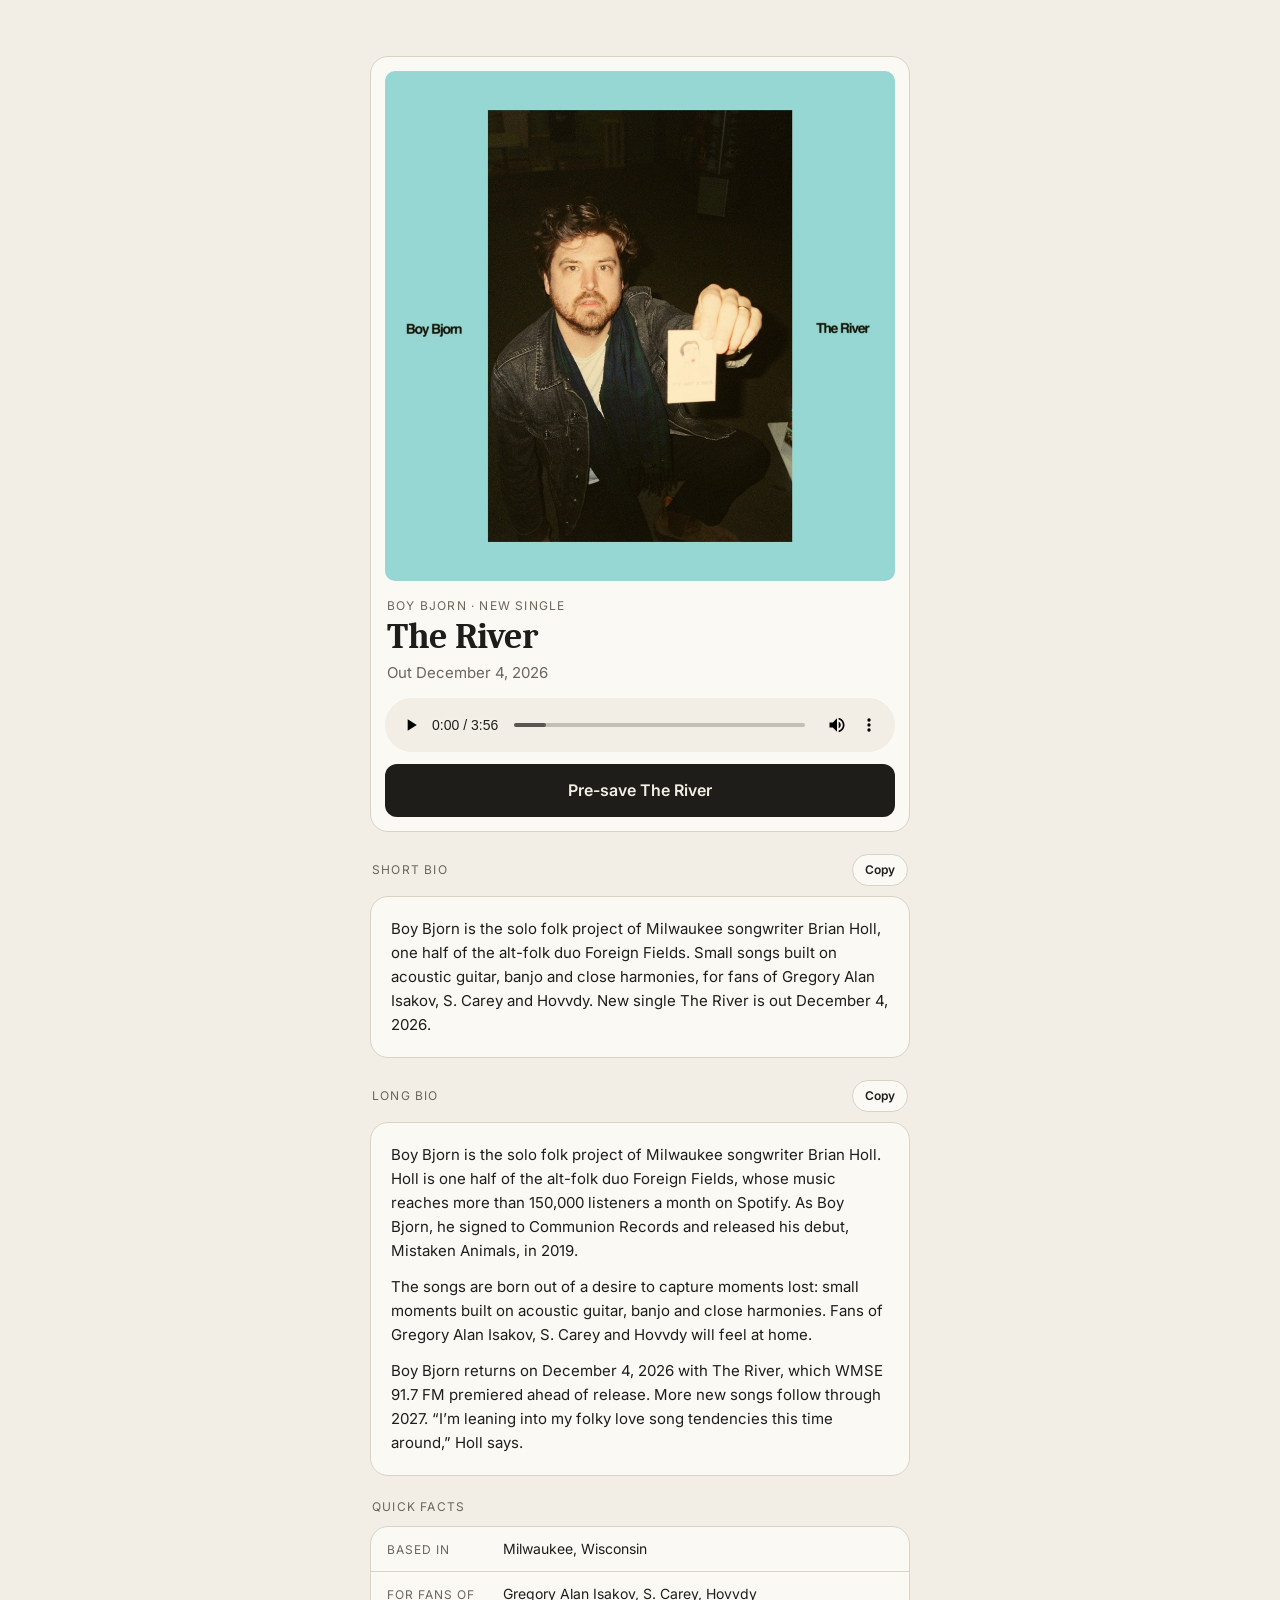
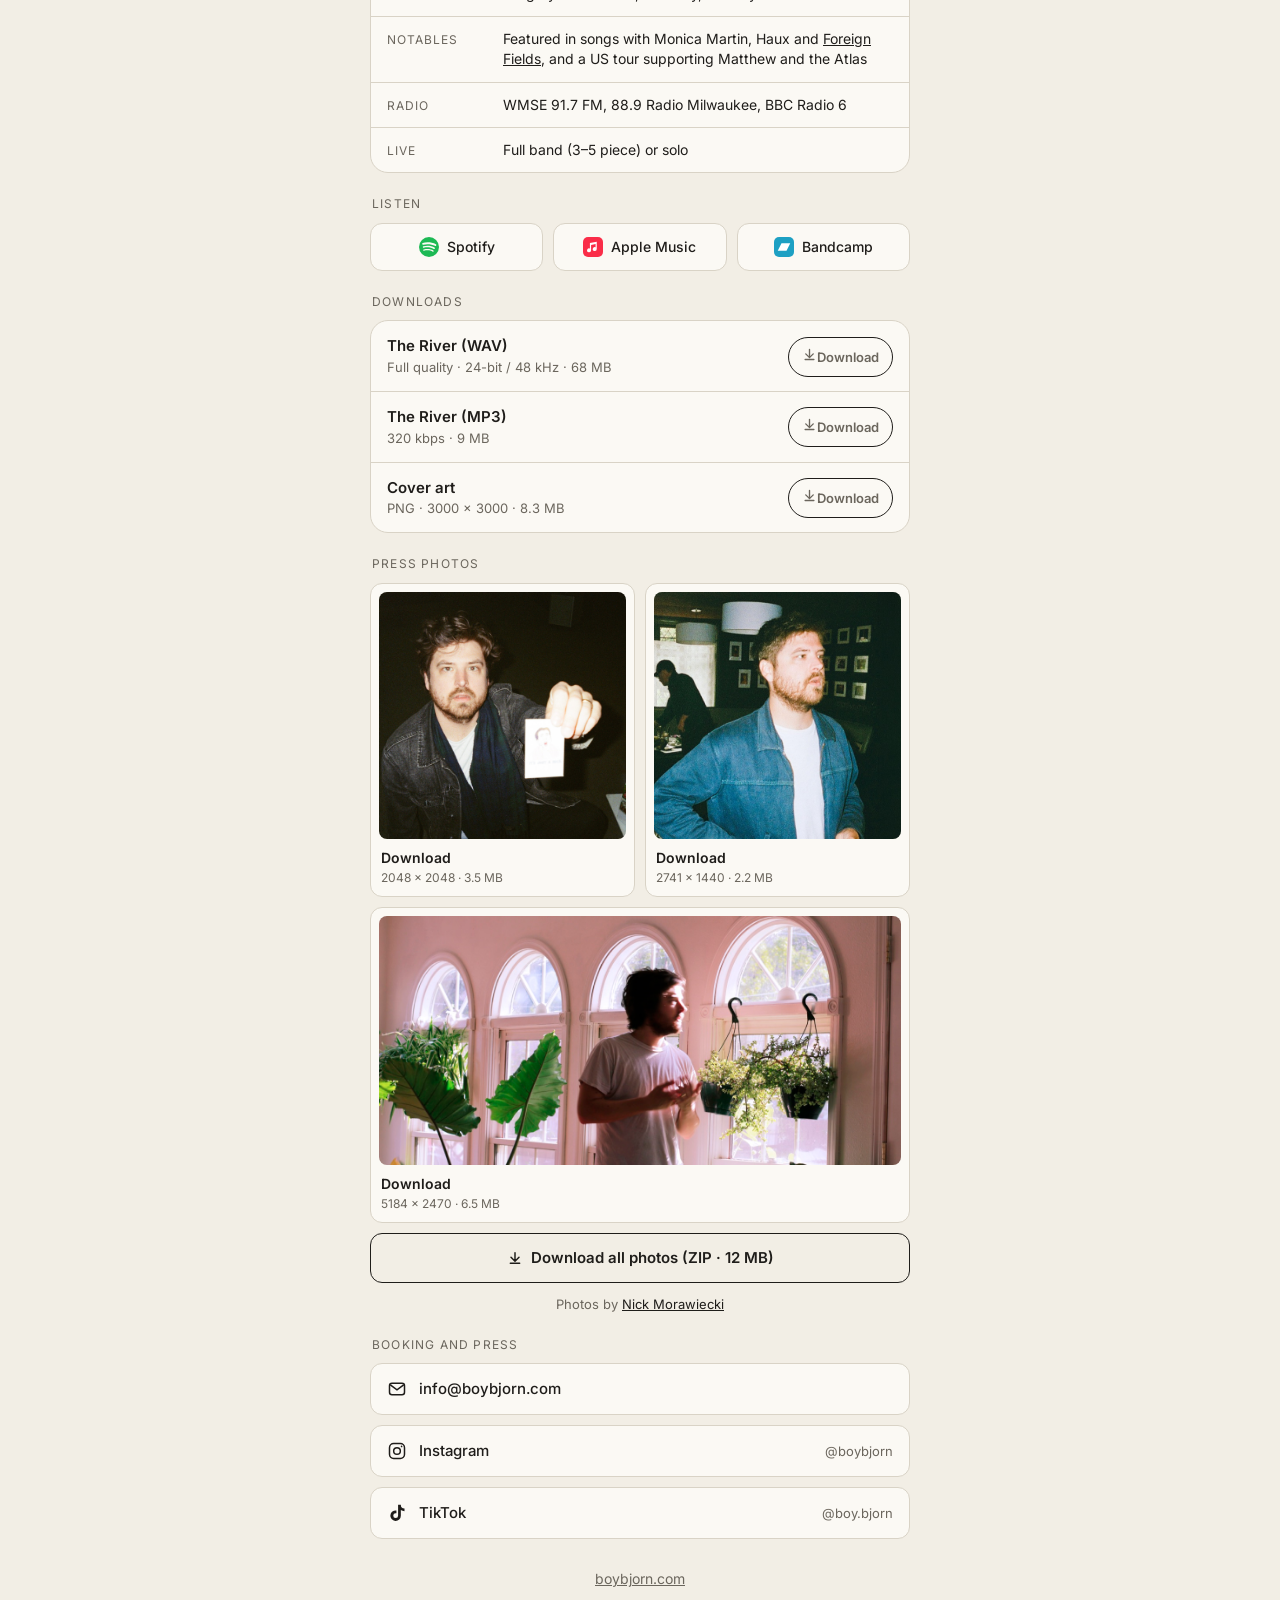
<file: press/index.html>
<!doctype html>
<html lang="en">
<head>
<meta charset="utf-8">
<meta name="viewport" content="width=device-width, initial-scale=1">
<meta name="robots" content="noindex, nofollow">
<title>Boy Bjorn: Press Kit</title>
<link rel="icon" href="/favicon.svg" type="image/svg+xml">
<link rel="icon" href="/favicon-32.png" type="image/png" sizes="32x32">
<link rel="apple-touch-icon" href="/apple-touch-icon.png">
<meta name="theme-color" content="#f2eee5">
<link rel="preconnect" href="https://fonts.googleapis.com">
<link rel="preconnect" href="https://fonts.gstatic.com" crossorigin>
<link href="https://fonts.googleapis.com/css2?family=Caladea:ital,wght@0,400;0,700;1,400&family=Inter:wght@400;500;600&display=swap" rel="stylesheet">
<link rel="stylesheet" href="/radio.css">
<style>
  :root{
    --paper:#f2eee5; --ink:#1f1d1a; --soft:#6b665d; --line:#d9d3c6;
    --river:#8fcfc8; --river-ink:#123d3a; --card:#fbf9f4;
    color-scheme:light; accent-color:var(--river-ink);
  }
  *{box-sizing:border-box;margin:0;padding:0}
  html{-webkit-text-size-adjust:100%}
  body{background:var(--paper);color:var(--ink);font-family:Inter,system-ui,-apple-system,sans-serif;line-height:1.45;min-height:100vh;display:flex;justify-content:center}
  main{width:100%;max-width:580px;padding:40px 20px 56px}
  @media (min-width:600px){ main{padding-top:56px} }

  .feature{background:var(--card);border:1px solid var(--line);border-radius:18px;padding:14px;margin-bottom:22px}
  .cover{width:100%;aspect-ratio:1/1;border-radius:10px;object-fit:cover;display:block;background:var(--river)}
  .meta{margin:16px 2px 14px}
  .meta small{display:block;font-size:12px;text-transform:uppercase;letter-spacing:.1em;color:var(--soft);margin-bottom:4px}
  h1{font-family:Caladea,Georgia,serif;font-weight:700;font-size:36px;letter-spacing:-.01em;line-height:1.05}
  .meta p{font-size:15px;color:var(--soft);margin-top:6px}
  audio{display:block;width:100%;height:54px;border-radius:999px;background:var(--paper);margin-bottom:12px}
  audio::-webkit-media-controls-panel{background:var(--paper)}

  .btn{display:flex;align-items:center;justify-content:center;gap:10px;width:100%;min-height:52px;padding:15px 18px;border-radius:12px;text-decoration:none;font-weight:600;font-size:16px;transition:transform .08s ease, opacity .15s}
  .btn:active{transform:scale(.985)}
  .primary{background:var(--ink);color:var(--paper)}
  .primary:hover{opacity:.9}

  .label{font-size:12px;text-transform:uppercase;letter-spacing:.1em;color:var(--soft);margin:0 2px 10px}
  .section{margin-bottom:22px}
  .card{background:var(--card);border:1px solid var(--line);border-radius:18px;padding:20px}
  .card p{font-size:15px;line-height:1.6}
  .card p + p{margin-top:12px}

  .files{background:var(--card);border:1px solid var(--line);border-radius:18px;overflow:hidden}
  .file{display:flex;align-items:center;gap:14px;padding:14px 16px;border-top:1px solid var(--line);color:var(--ink);text-decoration:none;min-height:64px}
  .file:first-child{border-top:0}
  .file:hover{background:#f6f3ec}
  .file .what{flex:1;min-width:0}
  .file b{display:block;font-weight:600;font-size:15px}
  .file span{display:block;font-size:13px;color:var(--soft);margin-top:1px}
  .dl{flex:none;display:inline-flex;align-items:center;gap:6px;font-size:13px;font-weight:600;padding:9px 13px;border-radius:999px;border:1px solid var(--ink)}
  .file:hover .dl{background:var(--ink);color:var(--paper)}
  .dl svg{width:15px;height:15px}

  .photos{display:grid;grid-template-columns:1fr 1fr;gap:10px}
  .photo{display:block;background:var(--card);border:1px solid var(--line);border-radius:12px;padding:8px 8px 10px;color:var(--ink);text-decoration:none}
  .photo img{display:block;width:100%;aspect-ratio:1/1;object-fit:cover;border-radius:8px;background:var(--line)}
  .photo.wide{grid-column:1 / -1}
  .photo.wide img{aspect-ratio:auto}
  .photo div{margin:9px 2px 0}
  .photo b{display:block;font-weight:600;font-size:14px}
  .photo span{display:block;font-size:12px;color:var(--soft);margin-top:1px}
  .photo:hover{border-color:var(--ink)}

  .contact{display:grid;gap:10px}
  .row{display:flex;align-items:center;gap:12px;padding:14px 16px;border:1px solid var(--line);background:var(--card);border-radius:12px;color:var(--ink);text-decoration:none;font-weight:500;font-size:15px;min-height:52px}
  .row:hover{border-color:var(--ink)}
  .row svg{width:20px;height:20px;flex:none}
  .row span{margin-left:auto;font-size:13px;color:var(--soft);font-weight:400}

  .bio-head{display:flex;justify-content:space-between;align-items:center;margin:0 2px 10px}
  .bio-head .label{margin:0}
  .copy{font:inherit;font-size:12px;font-weight:600;color:var(--ink);background:var(--card);border:1px solid var(--line);border-radius:999px;padding:6px 12px;cursor:pointer;min-height:32px}
  .copy:hover{border-color:var(--ink)}
  .copy.done{background:var(--river);border-color:var(--river);color:var(--river-ink)}

  .facts{background:var(--card);border:1px solid var(--line);border-radius:18px;overflow:hidden}
  .fact{display:grid;grid-template-columns:104px 1fr;gap:12px;padding:12px 16px;border-top:1px solid var(--line);font-size:14px;line-height:1.45}
  .fact:first-child{border-top:0}
  .fact dt{color:var(--soft);font-size:12px;text-transform:uppercase;letter-spacing:.08em;padding-top:2px}
  .fact dd a{color:var(--ink)}

  .grid{display:grid;grid-template-columns:repeat(3,1fr);gap:10px;margin-bottom:12px}
  .chip{display:flex;align-items:center;justify-content:center;gap:8px;padding:13px 10px;border:1px solid var(--line);background:var(--card);border-radius:12px;color:var(--ink);text-decoration:none;font-weight:500;font-size:14px;min-height:48px}
  .chip:hover{border-color:var(--ink)}
  .chip svg{width:20px;height:20px;flex:none}
  @media (max-width:420px){ .grid{grid-template-columns:1fr} .chip{justify-content:flex-start;padding:13px 14px} }
  .radio{margin-bottom:0}

  .video{position:relative;display:block;width:100%;aspect-ratio:16/9;border:0;padding:0;border-radius:14px;overflow:hidden;background:var(--ink);cursor:pointer}
  .video img{width:100%;height:100%;object-fit:cover;display:block;opacity:.88}
  .video .play{position:absolute;inset:0;margin:auto;width:66px;height:46px;border-radius:14px;background:rgba(31,29,26,.82);display:flex;align-items:center;justify-content:center}
  .video:hover .play{background:var(--ink)}
  .video iframe{width:100%;height:100%;border:0;display:block}

  .credit{font-size:13px;color:var(--soft);text-align:center;margin-top:12px}
  .credit a{color:var(--ink)}
  .all{display:flex;align-items:center;justify-content:center;gap:8px;margin-top:10px;padding:13px;border:1px solid var(--ink);border-radius:12px;color:var(--ink);text-decoration:none;font-weight:600;font-size:15px;min-height:48px}
  .all:hover{background:var(--ink);color:var(--paper)}
  .all svg{width:16px;height:16px}
  .hidden{display:none!important}

  footer{text-align:center;margin-top:28px}
  footer a{font-size:14px;color:var(--soft)}
</style>
<script>
  window.BB = {
    RELEASE: "2026-12-04T00:00:00-06:00",
    // Live video for bookers: paste a YouTube link here and the Watch section appears.
    VIDEO: "",
    LINKS: {
      presave:  "https://distrokid.com/hyperfollow/boybjorn/the-river",
      spotify:  "https://open.spotify.com/artist/2qfpz8vJJMRopufkA7RjOU",
      apple:    "https://music.apple.com/us/artist/boy-bjorn/1254162109",
      bandcamp: "https://boybjorn.bandcamp.com"
    },
    RADIO: { preview: "/audio/the-river-preview.m4a", appleArtistId: "1254162109" }
  };
</script>
</head>
<body>
<main>
  <section class="feature">
    <img class="cover" src="img/cover.jpg" alt="The River cover art">
    <div class="meta">
      <small>Boy Bjorn · New single</small>
      <h1>The River</h1>
      <p>Out December 4, 2026</p>
    </div>
    <audio controls preload="metadata" src="files/Boy-Bjorn-The-River-320.mp3" aria-label="The River by Boy Bjorn"></audio>
    <a class="btn primary" href="https://distrokid.com/hyperfollow/boybjorn/the-river" target="_blank" rel="noopener">Pre-save The River</a>
  </section>

  <section class="section">
    <div class="bio-head"><p class="label">Short bio</p><button class="copy" type="button" data-copy="bio-short">Copy</button></div>
    <div class="card" id="bio-short">
      <p>Boy Bjorn is the solo folk project of Milwaukee songwriter Brian Holl, one half of the alt-folk duo Foreign Fields. Small songs built on acoustic guitar, banjo and close harmonies, for fans of Gregory Alan Isakov, S. Carey and Hovvdy. New single The River is out December 4, 2026.</p>
    </div>
  </section>

  <section class="section">
    <div class="bio-head"><p class="label">Long bio</p><button class="copy" type="button" data-copy="bio-long">Copy</button></div>
    <div class="card" id="bio-long">
      <p>Boy Bjorn is the solo folk project of Milwaukee songwriter Brian Holl. Holl is one half of the alt-folk duo Foreign Fields, whose music reaches more than 150,000 listeners a month on Spotify. As Boy Bjorn, he signed to Communion Records and released his debut, Mistaken Animals, in 2019.</p>
      <p>The songs are born out of a desire to capture moments lost: small moments built on acoustic guitar, banjo and close harmonies. Fans of Gregory Alan Isakov, S. Carey and Hovvdy will feel at home.</p>
      <p>Boy Bjorn returns on December 4, 2026 with The River, which WMSE 91.7 FM premiered ahead of release. More new songs follow through 2027. “I’m leaning into my folky love song tendencies this time around,” Holl says.</p>
    </div>
  </section>

  <section class="section">
    <p class="label">Quick facts</p>
    <dl class="facts">
      <div class="fact"><dt>Based in</dt><dd>Milwaukee, Wisconsin</dd></div>
      <div class="fact"><dt>For fans of</dt><dd>Gregory Alan Isakov, S. Carey, Hovvdy</dd></div>
      <div class="fact"><dt>Notables</dt><dd>Featured in songs with Monica Martin, Haux and <a href="https://www.foreignfields.net" target="_blank" rel="noopener">Foreign Fields</a>, and a US tour supporting Matthew and the Atlas</dd></div>
      <div class="fact"><dt>Radio</dt><dd>WMSE 91.7 FM, 88.9 Radio Milwaukee, BBC Radio 6</dd></div>
      <div class="fact"><dt>Live</dt><dd>Full band (3–5 piece) or solo</dd></div>
    </dl>
  </section>

  <section class="section">
    <p class="label">Listen</p>
    <div class="grid">
      <a class="chip" data-key="spotify"><svg viewBox="0 0 24 24" fill="#1DB954"><path d="M12 0a12 12 0 1 0 0 24 12 12 0 0 0 0-24zm5.5 17.3a.75.75 0 0 1-1 .25c-2.8-1.7-6.3-2.1-10.5-1.1a.75.75 0 1 1-.33-1.46c4.6-1.05 8.5-.6 11.6 1.3.36.22.47.69.25 1zm1.47-3.27a.94.94 0 0 1-1.29.31c-3.2-1.97-8.08-2.54-11.87-1.39a.94.94 0 1 1-.54-1.8c4.33-1.31 9.71-.68 13.4 1.59.44.27.58.85.3 1.29zm.13-3.4C15.24 8.34 8.88 8.13 5.2 9.25a1.12 1.12 0 1 1-.65-2.15c4.22-1.28 11.24-1.03 15.67 1.6a1.12 1.12 0 1 1-1.14 1.93z"/></svg>Spotify</a>
      <a class="chip" data-key="apple"><svg viewBox="0 0 24 24"><rect width="24" height="24" rx="6" fill="#FA2D48"/><path fill="#fff" d="M16.5 5.6v8.9a2.4 2.4 0 1 1-1.4-2.2V8.4l-5.4 1.2v6.3a2.4 2.4 0 1 1-1.4-2.2V7.1z"/></svg>Apple Music</a>
      <a class="chip" data-key="bandcamp"><svg viewBox="0 0 24 24"><rect width="24" height="24" rx="6" fill="#1DA0C3"/><path fill="#fff" d="M4.5 16.5 9 7.5h10.5L15 16.5z"/></svg>Bandcamp</a>
    </div>
    <section class="radio hidden" id="radio" aria-label="Boy Bjorn Radio"></section>
  </section>

  <section class="section hidden" id="video-wrap">
    <p class="label">Watch</p>
    <div id="video"></div>
  </section>

  <section class="section">
    <p class="label">Downloads</p>
    <div class="files">
      <a class="file" href="files/Boy-Bjorn-The-River.wav" download>
        <div class="what"><b>The River (WAV)</b><span>Full quality · 24-bit / 48 kHz · 68 MB</span></div>
        <span class="dl"><svg viewBox="0 0 24 24" fill="none" stroke="currentColor" stroke-width="2.2" stroke-linecap="round" stroke-linejoin="round"><path d="M12 4v12M6 11l6 6 6-6M5 20h14"/></svg>Download</span>
      </a>
      <a class="file" href="files/Boy-Bjorn-The-River-320.mp3" download>
        <div class="what"><b>The River (MP3)</b><span>320 kbps · 9 MB</span></div>
        <span class="dl"><svg viewBox="0 0 24 24" fill="none" stroke="currentColor" stroke-width="2.2" stroke-linecap="round" stroke-linejoin="round"><path d="M12 4v12M6 11l6 6 6-6M5 20h14"/></svg>Download</span>
      </a>
      <a class="file" href="files/Boy-Bjorn-The-River-Cover.png" download>
        <div class="what"><b>Cover art</b><span>PNG · 3000 × 3000 · 8.3 MB</span></div>
        <span class="dl"><svg viewBox="0 0 24 24" fill="none" stroke="currentColor" stroke-width="2.2" stroke-linecap="round" stroke-linejoin="round"><path d="M12 4v12M6 11l6 6 6-6M5 20h14"/></svg>Download</span>
      </a>
    </div>
  </section>

  <section class="section">
    <p class="label">Press photos</p>
    <div class="photos">
      <a class="photo" href="files/Boy-Bjorn-Photo-1.jpg" download>
        <img src="img/photo-1.jpg" alt="Brian Holl holding up a small photo" loading="lazy">
        <div><b>Download</b><span>2048 × 2048 · 3.5 MB</span></div>
      </a>
      <a class="photo" href="files/Boy-Bjorn-Photo-3.jpg" download>
        <img src="img/photo-3.jpg" alt="Brian Holl in a denim jacket" loading="lazy" style="object-position:58% 50%">
        <div><b>Download</b><span>2741 × 1440 · 2.2 MB</span></div>
      </a>
      <a class="photo wide" href="files/Boy-Bjorn-Photo-2.jpg" download>
        <img src="img/photo-2.jpg" alt="Brian Holl by arched windows with plants" loading="lazy">
        <div><b>Download</b><span>5184 × 2470 · 6.5 MB</span></div>
      </a>
    </div>
    <a class="all" href="files/Boy-Bjorn-Press-Photos.zip" download><svg viewBox="0 0 24 24" fill="none" stroke="currentColor" stroke-width="2.2" stroke-linecap="round" stroke-linejoin="round"><path d="M12 4v12M6 11l6 6 6-6M5 20h14"/></svg>Download all photos (ZIP · 12 MB)</a>
    <p class="credit">Photos by <a href="https://www.nickmorawiecki.com" target="_blank" rel="noopener">Nick Morawiecki</a></p>
  </section>

  <section class="section">
    <p class="label">Booking and press</p>
    <div class="contact">
      <a class="row" href="mailto:info@boybjorn.com"><svg viewBox="0 0 24 24" fill="none" stroke="currentColor" stroke-width="1.8"><rect x="3" y="5" width="18" height="14" rx="3"/><path d="m4 7 8 6 8-6"/></svg>info@boybjorn.com</a>
      <a class="row" href="https://www.instagram.com/boybjorn" target="_blank" rel="noopener"><svg viewBox="0 0 24 24" fill="none" stroke="currentColor" stroke-width="1.8"><rect x="3" y="3" width="18" height="18" rx="5"/><circle cx="12" cy="12" r="4"/><circle cx="17.5" cy="6.5" r="1" fill="currentColor" stroke="none"/></svg>Instagram<span>@boybjorn</span></a>
      <a class="row" href="https://www.tiktok.com/@boy.bjorn" target="_blank" rel="noopener"><svg viewBox="0 0 24 24" fill="currentColor"><path d="M16.6 2h-3.3v13.2a2.9 2.9 0 1 1-2.9-2.9c.3 0 .6 0 .9.1V9a6.3 6.3 0 1 0 5.3 6.2V8.4a7.6 7.6 0 0 0 4.4 1.4V6.5A4.4 4.4 0 0 1 16.6 2z"/></svg>TikTok<span>@boy.bjorn</span></a>
    </div>
  </section>

  <footer><a href="/">boybjorn.com</a></footer>
</main>

<script>
(function(){
  var L = BB.LINKS;
  document.querySelectorAll('[data-key]').forEach(function(a){
    var url = L[a.dataset.key]; if (!url) { a.classList.add('hidden'); return; }
    a.href = url; a.target = '_blank'; a.rel = 'noopener';
  });

  // Copy buttons: copy a bio as plain text, paragraphs separated by a blank line
  document.querySelectorAll('[data-copy]').forEach(function(b){
    b.addEventListener('click', function(){
      var text = [].map.call(document.getElementById(b.dataset.copy).querySelectorAll('p'), function(p){ return p.textContent.trim(); }).join('\n\n');
      function ok(){ b.textContent = 'Copied'; b.classList.add('done'); setTimeout(function(){ b.textContent = 'Copy'; b.classList.remove('done'); }, 1800); }
      function fallback(){ var t = document.createElement('textarea'); t.value = text; t.setAttribute('readonly', ''); t.style.position = 'fixed'; t.style.opacity = '0'; document.body.appendChild(t); t.select(); try { document.execCommand('copy'); ok(); } catch (e) {} document.body.removeChild(t); }
      if (navigator.clipboard && window.isSecureContext) navigator.clipboard.writeText(text).then(ok, fallback); else fallback();
    });
  });

  // Watch: click-to-play YouTube, hidden while BB.VIDEO is empty
  var vid = (BB.VIDEO || '').match(/(?:v=|youtu\.be\/|embed\/|shorts\/|live\/)([\w-]{11})/) || (/^[\w-]{11}$/.test(BB.VIDEO) && [0, BB.VIDEO]);
  if (vid) {
    var id = vid[1], box = document.getElementById('video'), btn = document.createElement('button');
    btn.className = 'video'; btn.type = 'button'; btn.setAttribute('aria-label', 'Play video');
    btn.innerHTML = '<img src="https://i.ytimg.com/vi/' + id + '/hqdefault.jpg" alt="" loading="lazy"><span class="play"><svg width="22" height="22" viewBox="0 0 24 24" fill="#fff"><path d="M8 5v14l11-7z"/></svg></span>';
    btn.addEventListener('click', function(){
      var w = document.createElement('div'); w.className = 'video';
      w.innerHTML = '<iframe src="https://www.youtube-nocookie.com/embed/' + id + '?autoplay=1&rel=0" allow="autoplay; encrypted-media; picture-in-picture; fullscreen" allowfullscreen title="Boy Bjorn live"></iframe>';
      box.replaceChild(w, btn);
    });
    box.appendChild(btn); document.getElementById('video-wrap').classList.remove('hidden');
  }
})();
</script>
<script src="/radio.js" defer></script>
</body>
</html>
</file>
<file: radio.css>
/* Boy Bjorn Radio: shared by the homepage and /press. Uses the page's --ink/--paper/--river colors. */
.radio{background:var(--ink);color:var(--paper);border-radius:18px;padding:16px 16px 14px;margin-bottom:22px}
.radio-top{display:flex;justify-content:space-between;align-items:center;font-size:11px;font-weight:600;letter-spacing:.14em;text-transform:uppercase;color:#bdb6a8}
.onair{display:inline-flex;align-items:center;gap:6px}
.onair i{width:7px;height:7px;border-radius:50%;background:#5a554d;display:block}
.radio.playing .onair i{background:#e2603f;box-shadow:0 0 0 0 rgba(226,96,63,.6);animation:pulse 1.6s infinite}
@keyframes pulse{70%{box-shadow:0 0 0 7px rgba(226,96,63,0)}100%{box-shadow:0 0 0 0 rgba(226,96,63,0)}}
.dial{position:relative;height:30px;margin:12px 0 14px;border-radius:8px;background:#2b2824;overflow:hidden}
.dial .ticks{position:absolute;inset:6px 10px 12px;background:repeating-linear-gradient(90deg,#6b655b 0 1px,transparent 1px 10px)}
.dial .nums{position:absolute;left:10px;right:10px;bottom:2px;display:flex;justify-content:space-between;font-size:8px;letter-spacing:.05em;color:#8a8478}
.dial .needle{position:absolute;top:3px;bottom:3px;width:2px;margin-left:-1px;background:var(--river);border-radius:2px;box-shadow:0 0 8px rgba(143,207,200,.8);transition:left .9s cubic-bezier(.3,1.4,.5,1)}
.np{display:flex;align-items:center;gap:12px;min-height:64px}
.np img{width:64px;height:64px;border-radius:8px;object-fit:cover;flex:none;background:#2b2824}
.np-text{flex:1;min-width:0}
.np-text small{display:block;font-size:11px;letter-spacing:.12em;text-transform:uppercase;color:#bdb6a8;margin-bottom:3px}
.np-text b{display:block;font-family:Caladea,Georgia,serif;font-size:22px;line-height:1.15;overflow-wrap:anywhere}
.np-text span{display:block;font-size:13px;color:#bdb6a8;margin-top:2px;white-space:nowrap;overflow:hidden;text-overflow:ellipsis}
.bar{height:3px;border-radius:3px;background:#3a3631;margin:14px 0 12px;overflow:hidden}
.bar i{display:block;height:100%;width:0;background:var(--river)}
.ctrls{display:flex;align-items:center;gap:10px}
.ctrls button{border:0;cursor:pointer;font:inherit;display:inline-flex;align-items:center;justify-content:center}
.ctrls .play{width:52px;height:52px;border-radius:50%;background:var(--river);color:var(--river-ink);flex:none}
.ctrls .play:active,.ctrls .skip:active{transform:scale(.95)}
.ctrls .skip{width:44px;height:44px;border-radius:50%;background:#2b2824;color:var(--paper);flex:none}
.ctrls svg{width:22px;height:22px}
.full{margin-left:auto;display:flex;gap:6px;flex-wrap:wrap;justify-content:flex-end}
.full a{font-size:13px;font-weight:600;color:var(--paper);text-decoration:none;padding:9px 12px;border-radius:999px;border:1px solid #4a4640;white-space:nowrap}
.full a:hover{border-color:var(--paper)}
.radio-note{font-size:11px;color:#8a8478;margin-top:10px}
</file>
